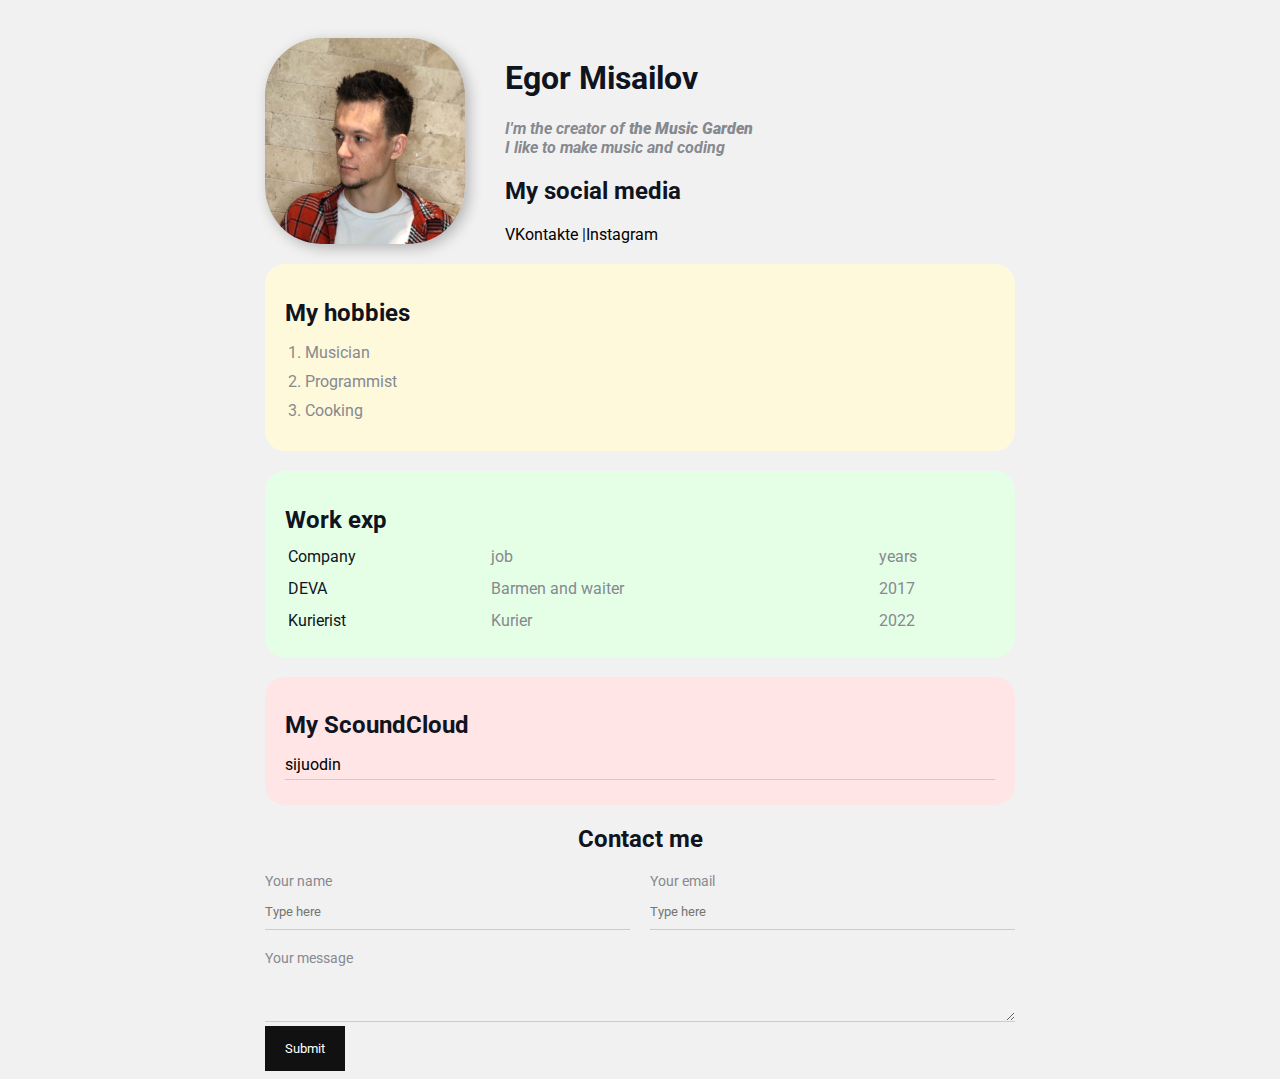
<file: index.html>
<!DOCTYPE html>
<html lang="en">
  <head>
    <meta charset="UTF-8" />
    <meta name="viewport" content="width=device-width, initial-scale=1.0" />
    <title>Egor Miailov CV</title>
    <link rel="stylesheet" href="styles.css" />
  </head>
  <body>
    <div class="container">
      <div class="info">
        <img src="me.jpg" alt="My photo" class="MyPhoto" />
        <div class="info-text">
          <h1>Egor Misailov</h1>
          <p>I'm the creator of <strong>the Music Garden</strong></p>
          <p>I like to make music and coding</p>
    
          <h2>My social media</h2>
          <a href="https://vk.com/id194586933" target="_blank">VKontakte</a>
          |<a href="https://www.instagram.com/no_voice_roge/" target="_blank"
            >Instagram</a
          >
        </div>
      </div>
      

    
      
      <div class="card bg-yellow">
        <h2>My hobbies</h2>
        <ol class="list">
          <li>Musician</li>
          <li>Programmist</li>
          <li>Cooking</li>
        </ol>
      </div>
      <div class="card bg-green">
        <h2>Work exp</h2>
        <table class="table">
          <tbody>
            <tr>
              <td>Company</td>
              <td>job</td>
              <td>years</td>
            </tr>

            <tr>
              <td>DEVA</td>
              <td>Barmen and waiter</td>
              <td>2017</td>
            </tr>
            <tr>
              <td>Kurierist</td>
              <td>Kurier</td>
              <td>2022</td>
            </tr>
          </tbody>
        </table>
      </div>

      <div class="card bg-red">
        <h2>My ScoundCloud</h2>
        <ul class="link-list">
          <li>
            <a href="https://soundcloud.com/sijuodin">sijuodin</a>
          </li>
        </ul>
      </div>
      <div class="contact">
        <h2>Contact me</h2>
        <form action="/">
          <div class="row">
            <div class="form-group">
              <label for="name">Your name</label>
              <input type="text" id="name" placeholder="Type here" />
            </div>
            <div class="form-group">
              <label for="email">Your email</label>
              <input type="text" id="email" placeholder="Type here" />
            </div>
          </div>
          <div class="form-group">
            <label for="text">Your message</label>
            <textarea name="text" id="text" cols="15" rows="2"></textarea>
          </div>
          <input class="btn" type="submit" value="Submit" />
        </form>
      </div>
      <div class="position">
  <div class="box"></div>
</div>
    </div>

    <div style="margin: bottom 500px"></div>
  </div>
  </body>
</html>
<!-- <div class="box-model">
        <div></div>
        <div></div>
        <div></div>
        <div></div>
      </div> -->
</file>
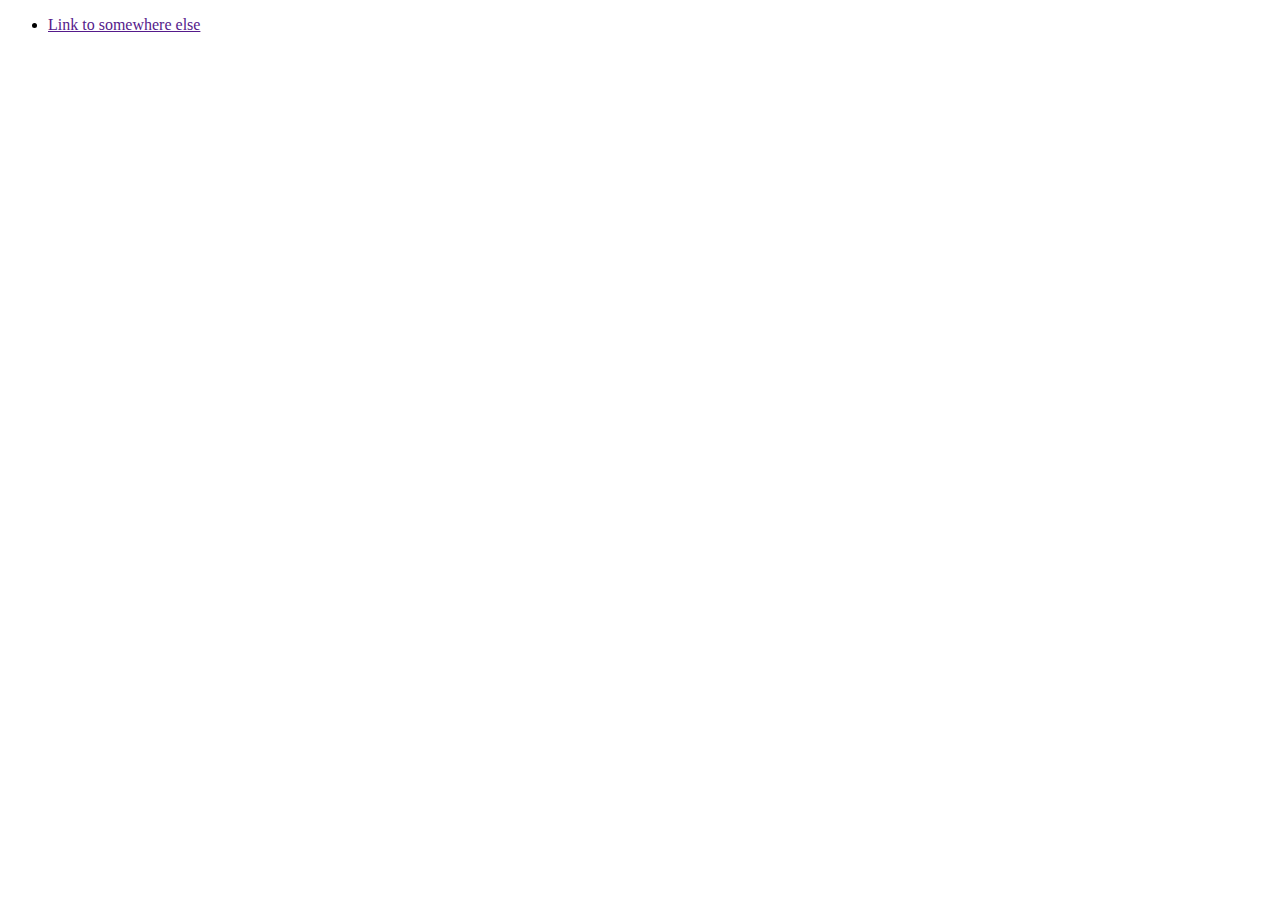
<file: secPage.html>
<!DOCTYPE html>
<html lang="en">
  <head>
    <meta charset="UTF-8" />
    <meta name="viewport" content="width=device-width, initial-scale=1.0" />
    <title>Document</title>
  </head>
  <body>
    <ul>
      <li>
        <a href="" target="_blank">Link to somewhere else</a>
      </li>
    </ul>
  </body>
</html>
</file>
<file: styles.css>
@import url("https://fonts.googleapis.com/css2?family=Roboto&display=swap");

body {
  background-color: #f1f1f1;
  color: #0f141e;
  /* font-size: 16px;
  font-weight: normal;

  font-family: "Roboto", sans-serif; */

  font: normal 16px "Roboto", sans-serif;
}

a {
  color: black;
  text-decoration: none;
}

a:hover {
  text-decoration: underline;
}

a:active {
  color: blue;
}

a:visited {
  color: grey;
}

.MyPhoto {
  width: 200px;
  border-radius: 28%;
  box-shadow: 4px 4px 14px rgba(0, 0, 0, 0.25);
}

.info {
  display: flex;
  margin-bottom: 20px;
}

@media (max-width: 700px) {
  .info {
    text-align: center;
    display: block;
  }
}

.info-text {
  margin-left: 40px;
}

.info-text h4 {
  margin-bottom: 10px;
}

.info p {
  color: #86898f;
  margin: 0;
  font-style: italic;
  font-weight: bold;
  text-decoration: none;
}

.container {
  max-width: 750px;
  margin: auto;
  padding-top: 30px;
}

/* .social {
  background: green;
  padding: 10px;

  border: 5px solid black;
  margin: 20px;
} */

/* .box-model > div {
  float: left;
  background: black;
  height: 200px;
  width: 25%;
  border: 4px solid red;
  box-sizing: border-box;
} */

.bg-yellow {
  background: #fff9dc;
}

.bg-green {
  background: #e5ffe7;
}

.bg-red {
  background: #ffe5e5;
}

.card {
  padding: 15px 20px;

  margin-bottom: 20px;
  border-radius: 20px;
}

.card h2 {
  margin-bottom: 10px;
}

.list {
  padding: 0 20px;
}

.list li {
  color: #86898f;
  margin-bottom: 10px;
}

.table {
  width: 100%;
}

.table td {
  padding-bottom: 10px;
}

.table td:nth-child(2),
.table td:nth-child(3) {
  color: #86898f;
}

/* .table tr:nth-child(odd) {
  background: red;
} */

.link-list {
  list-style: none;
  padding: 0%;
}
.link-list {
  margin-bottom: 10px;
  padding-bottom: 5px;
  border-bottom: 1px solid #ccc;
}

.contact h2 {
  text-align: center;
}

.form-group label {
  display: block;
  font-size: 14px;
  color: #86898f;
}

.form-group input,
.form-group textarea {
  width: 100%;
  box-sizing: border-box;
  border: none;
  background: transparent;
  border-bottom: 1px solid #ccc;
  color: #000;
  padding: 15px 0 10px;
  outline: none;
  font-family: inherit;
}

.row {
  display: flex;
  margin-bottom: 20px;
}
.row > .form-group {
  width: 50%;
  margin-right: 20px;
}
.row > .form-group:last-child {
  margin-right: 0px;
}

.btn {
  background: #111;
  padding: 15px 20px;
  color: #fff;
  border: none;
  font-family: inherit;
  cursor: pointer;
}

.btn:hover {
  opacity: 0.9;
}

/* POSITION
.position {
  position: relative;
  border: 4px solid black;
  margin-top: 40px;
  padding: 20px;
  height: 300px;
}

.box {
  position: fixed;
  top: 0%;
  left: 0%;
  /* top: 150px;
  left: 20px; */
/* width: 100%;
  height: 50px;
  background: lightcoral;
} */
</file>
